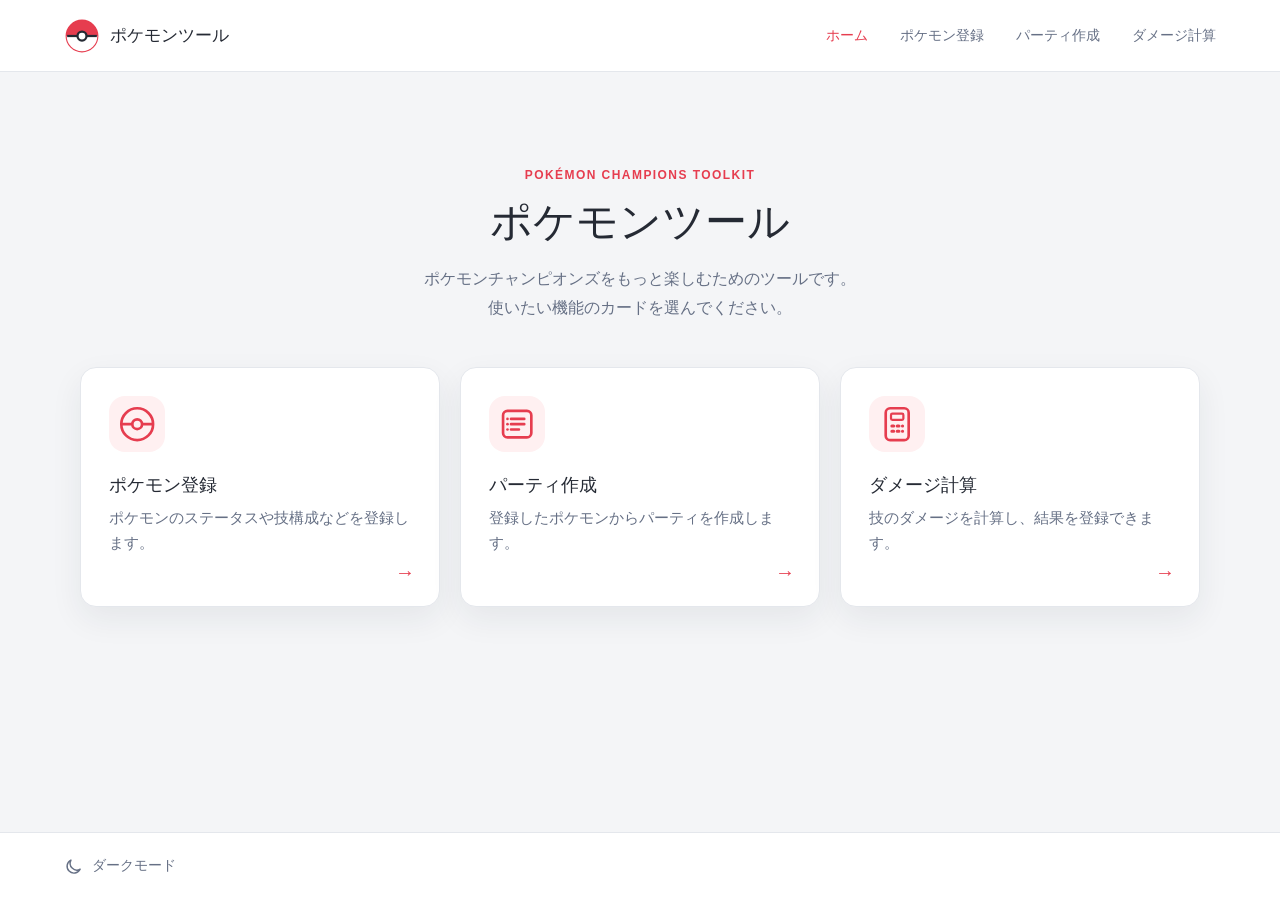
<file: index.html>
<!doctype html>
<html lang="ja">
  <head>
    <meta charset="utf-8">
    <meta name="viewport" content="width=device-width, initial-scale=1">
    <meta name="description" content="ポケモンチャンピオンズをサポートするツールです。">
    <meta name="theme-color" content="#f4f5f7">
    <title>ポケモンツール</title>
    <link rel="stylesheet" href="style.css">
    <script src="script.js" defer></script>
  </head>
  <body>
    <header class="site-header">
      <a class="brand" href="#home" aria-label="ポケモンツール ホーム">
        <svg class="brand-icon" viewBox="0 0 40 40" aria-hidden="true">
          <circle cx="20" cy="20" r="17" fill="var(--surface)" stroke="currentColor" stroke-width="2.5"/>
          <path d="M3 20a17 17 0 0 1 34 0Z" fill="currentColor"/>
          <path d="M3 20a17 17 0 0 0 34 0Z" fill="var(--surface)"/>
          <path d="M3.5 20h33" stroke="var(--text)" stroke-width="2.5"/>
          <circle cx="20" cy="20" r="5" fill="var(--surface)" stroke="var(--text)" stroke-width="2.5"/>
        </svg>
        <span>ポケモンツール</span>
      </a>

      <nav class="primary-nav" aria-label="メインナビゲーション">
        <a href="#home" data-nav="home">ホーム</a>
        <a href="#pokemon" data-nav="pokemon">ポケモン登録</a>
        <a href="#party" data-nav="party">パーティ作成</a>
        <a href="#damage" data-nav="damage">ダメージ計算</a>
      </nav>
    </header>

    <main class="main-content">
      <section class="page home-page" id="page-home" data-page="home" aria-labelledby="welcome-title">
        <div class="welcome">
          <p class="eyebrow">POKÉMON CHAMPIONS TOOLKIT</p>
          <h1 id="welcome-title">ポケモンツール</h1>
          <p>ポケモンチャンピオンズをもっと楽しむためのツールです。<br class="desktop-break">使いたい機能のカードを選んでください。</p>
        </div>

        <div class="tool-grid" aria-label="ツール一覧">
          <a class="tool-card" href="#pokemon">
            <span class="card-icon ball-icon" aria-hidden="true">
              <svg viewBox="0 0 48 48">
                <circle cx="24" cy="24" r="18" fill="none" stroke="currentColor" stroke-width="3"/>
                <path d="M6 24a18 18 0 0 1 36 0Z" fill="none"/>
                <path d="M6 24a18 18 0 0 0 36 0Z" fill="none"/>
                <path d="M6 24h36" stroke="currentColor" stroke-width="3"/>
                <circle cx="24" cy="24" r="5.5" fill="var(--soft-accent)" stroke="currentColor" stroke-width="3"/>
              </svg>
            </span>
            <span class="card-title">ポケモン登録</span>
            <span class="card-description">ポケモンのステータスや技構成などを登録します。</span>
            <span class="card-arrow" aria-hidden="true">→</span>
          </a>

          <a class="tool-card" href="#party">
            <span class="card-icon list-icon" aria-hidden="true">
              <svg viewBox="0 0 48 48" fill="none">
                <rect x="8" y="9" width="32" height="30" rx="5" stroke="currentColor" stroke-width="3"/>
                <path d="M17 18h15M17 24h15M17 30h9" stroke="currentColor" stroke-linecap="round" stroke-width="3"/>
                <circle cx="13" cy="18" r="1.5" fill="currentColor"/>
                <circle cx="13" cy="24" r="1.5" fill="currentColor"/>
                <circle cx="13" cy="30" r="1.5" fill="currentColor"/>
              </svg>
            </span>
            <span class="card-title">パーティ作成</span>
            <span class="card-description">登録したポケモンからパーティを作成します。</span>
            <span class="card-arrow" aria-hidden="true">→</span>
          </a>

          <a class="tool-card" href="#damage">
            <span class="card-icon calculator-icon" aria-hidden="true">
              <svg viewBox="0 0 48 48" fill="none">
                <rect x="11" y="6" width="26" height="36" rx="5" stroke="currentColor" stroke-width="3"/>
                <rect x="17" y="12" width="14" height="7" rx="1.5" stroke="currentColor" stroke-width="2.5"/>
                <path d="M18 26h2M24 26h2M30 26h.1M18 32h2M24 32h2M30 32h.1" stroke="currentColor" stroke-linecap="round" stroke-width="3.5"/>
              </svg>
            </span>
            <span class="card-title">ダメージ計算</span>
            <span class="card-description">技のダメージを計算し、結果を登録できます。</span>
            <span class="card-arrow" aria-hidden="true">→</span>
          </a>
        </div>
      </section>

      <section class="page placeholder-page" id="page-pokemon" data-page="pokemon" aria-labelledby="pokemon-title" hidden>
        <div class="placeholder-card">
          <p class="eyebrow">TOOL</p>
          <h1 id="pokemon-title">ポケモン登録</h1>
          <a class="home-button" href="#home">ホームへ戻る</a>
        </div>
      </section>

      <section class="page placeholder-page" id="page-party" data-page="party" aria-labelledby="party-title" hidden>
        <div class="placeholder-card">
          <p class="eyebrow">TOOL</p>
          <h1 id="party-title">パーティ作成</h1>
          <a class="home-button" href="#home">ホームへ戻る</a>
        </div>
      </section>

      <section class="page placeholder-page" id="page-damage" data-page="damage" aria-labelledby="damage-title" hidden>
        <div class="placeholder-card">
          <p class="eyebrow">TOOL</p>
          <h1 id="damage-title">ダメージ計算</h1>
          <a class="home-button" href="#home">ホームへ戻る</a>
        </div>
      </section>
    </main>

    <footer class="site-footer">
      <div class="footer-inner">
        <button class="theme-toggle" id="theme-toggle" type="button" aria-pressed="false">
          <svg viewBox="0 0 24 24" aria-hidden="true">
            <path d="M20.2 15.3A8.5 8.5 0 0 1 8.7 3.8 8.6 8.6 0 1 0 20.2 15.3Z" fill="none" stroke="currentColor" stroke-linecap="round" stroke-linejoin="round" stroke-width="1.8"/>
          </svg>
          <span>ダークモード</span>
        </button>
        <div class="footer-actions" aria-label="ページ操作"></div>
      </div>
    </footer>
  </body>
</html>
</file>
<file: style.css>
:root {
  color-scheme: light;
  font-family: "Segoe UI", "Noto Sans JP", sans-serif;
  font-synthesis: none;
  text-rendering: optimizeLegibility;
  --page-bg: #f4f5f7;
  --surface: #ffffff;
  --text: #252a34;
  --muted: #667085;
  --border: #e4e7ec;
  --accent: #e63d4f;
  --accent-dark: #c92e40;
  --accent-contrast: #ffffff;
  --soft-accent: #fff0f1;
  --shadow: 0 0.75rem 2rem rgb(31 41 55 / 7%);
  --shadow-hover: 0 1rem 2.25rem rgb(31 41 55 / 12%);
  color: var(--text);
  background: var(--page-bg);
}

:root[data-theme="dark"] {
  color-scheme: dark;
  --page-bg: #202329;
  --surface: #2b3038;
  --text: #f3f4f6;
  --muted: #b0b7c3;
  --border: #414752;
  --accent: #ff6675;
  --accent-dark: #ff8290;
  --accent-contrast: #252a34;
  --soft-accent: #493037;
  --shadow: 0 0.75rem 2rem rgb(0 0 0 / 20%);
  --shadow-hover: 0 1rem 2.25rem rgb(0 0 0 / 32%);
}

* {
  box-sizing: border-box;
}

body {
  display: flex;
  min-width: 320px;
  min-height: 100vh;
  flex-direction: column;
  margin: 0;
  color: var(--text);
  background: var(--page-bg);
  transition: color 180ms ease, background-color 180ms ease;
}

a {
  color: inherit;
}

.site-header {
  position: sticky;
  z-index: 1;
  top: 0;
  display: flex;
  min-height: 4.5rem;
  align-items: center;
  justify-content: space-between;
  gap: 1.5rem;
  padding: 0.75rem clamp(1.25rem, 5vw, 4rem);
  background: var(--surface);
  border-bottom: 1px solid var(--border);
}

.brand {
  display: inline-flex;
  flex: 0 0 auto;
  align-items: center;
  gap: 0.65rem;
  color: var(--text);
  font-size: 1.05rem;
  font-weight: 800;
  text-decoration: none;
}

.brand-icon {
  width: 2.25rem;
  height: 2.25rem;
  color: var(--accent);
}

.primary-nav {
  display: flex;
  align-items: center;
  gap: clamp(0.75rem, 2.5vw, 2rem);
}

.primary-nav a {
  padding: 0.45rem 0;
  color: var(--muted);
  font-size: 0.9rem;
  font-weight: 650;
  text-decoration: none;
  transition: color 160ms ease;
}

.primary-nav a:hover,
.primary-nav a[aria-current="page"] {
  color: var(--accent);
}

.main-content {
  width: min(100%, 76rem);
  flex: 1;
  align-self: center;
  padding: clamp(3rem, 8vw, 6rem) clamp(1.25rem, 5vw, 3rem);
}

.welcome {
  margin: 0 auto 2.75rem;
  text-align: center;
}

.eyebrow {
  margin: 0 0 0.75rem;
  color: var(--accent);
  font-size: 0.75rem;
  font-weight: 800;
  letter-spacing: 0.12em;
}

h1 {
  margin: 0;
  font-size: clamp(1.8rem, 5vw, 2.65rem);
  line-height: 1.3;
}

.welcome > p:last-child {
  margin: 1rem 0 0;
  color: var(--muted);
  line-height: 1.8;
}

.tool-grid {
  display: grid;
  grid-template-columns: repeat(3, minmax(0, 1fr));
  gap: 1.25rem;
}

.tool-card {
  position: relative;
  display: flex;
  min-height: 15rem;
  flex-direction: column;
  align-items: flex-start;
  padding: 1.75rem;
  background: var(--surface);
  border: 1px solid var(--border);
  border-radius: 1rem;
  box-shadow: var(--shadow);
  text-decoration: none;
  transition: transform 180ms ease, box-shadow 180ms ease, border-color 180ms ease;
}

.tool-card:hover {
  transform: translateY(-5px);
  border-color: var(--accent);
  box-shadow: var(--shadow-hover);
}

.card-icon {
  display: grid;
  width: 3.5rem;
  height: 3.5rem;
  place-items: center;
  margin-bottom: 1.25rem;
  color: var(--accent);
  background: var(--soft-accent);
  border-radius: 1rem;
}

.card-icon svg {
  width: 2.65rem;
  height: 2.65rem;
}

.card-title {
  font-size: 1.15rem;
  font-weight: 750;
}

.card-description {
  margin-top: 0.6rem;
  color: var(--muted);
  font-size: 0.92rem;
  line-height: 1.7;
}

.card-arrow {
  position: absolute;
  right: 1.5rem;
  bottom: 1.35rem;
  color: var(--accent);
  font-size: 1.25rem;
  transition: transform 180ms ease;
}

.tool-card:hover .card-arrow {
  transform: translateX(4px);
}

.placeholder-page {
  display: grid;
  min-height: 19rem;
  place-items: center;
}

.placeholder-card {
  width: min(100%, 38rem);
  padding: clamp(2rem, 6vw, 3.5rem);
  text-align: center;
  background: var(--surface);
  border: 1px solid var(--border);
  border-radius: 1rem;
  box-shadow: var(--shadow);
}

.placeholder-card .eyebrow {
  margin-bottom: 0.5rem;
}

.home-button {
  display: inline-flex;
  min-height: 2.8rem;
  align-items: center;
  justify-content: center;
  margin-top: 1.75rem;
  padding: 0.65rem 1.25rem;
  color: var(--accent-contrast);
  font-weight: 700;
  background: var(--accent);
  border-radius: 0.65rem;
  text-decoration: none;
  transition: background-color 160ms ease, transform 160ms ease;
}

.home-button:hover {
  transform: translateY(-1px);
  background: var(--accent-dark);
}

.site-footer {
  padding: 0.85rem clamp(1.25rem, 5vw, 4rem);
  background: var(--surface);
  border-top: 1px solid var(--border);
}

.footer-inner {
  display: flex;
  min-height: 2.5rem;
  align-items: center;
  justify-content: space-between;
  gap: 1rem;
}

.theme-toggle {
  display: inline-flex;
  align-items: center;
  gap: 0.55rem;
  padding: 0.45rem 0;
  color: var(--muted);
  font: inherit;
  font-size: 0.875rem;
  background: transparent;
  border: 0;
  cursor: pointer;
}

.theme-toggle svg {
  width: 1.2rem;
  height: 1.2rem;
}

.theme-toggle:hover {
  color: var(--accent);
}

.footer-actions {
  min-width: 1px;
}

a:focus-visible,
button:focus-visible {
  outline: 3px solid var(--accent);
  outline-offset: 4px;
}

[hidden] {
  display: none !important;
}

@media (max-width: 760px) {
  .site-header {
    flex-wrap: wrap;
    gap: 0.35rem 1rem;
    padding-top: 0.65rem;
    padding-bottom: 0.55rem;
  }

  .primary-nav {
    width: 100%;
    justify-content: space-between;
    gap: 0.5rem;
    overflow-x: auto;
  }

  .primary-nav a {
    flex: 0 0 auto;
    font-size: 0.82rem;
  }

  .main-content {
    padding-top: 3rem;
    padding-bottom: 3rem;
  }

  .tool-grid {
    grid-template-columns: 1fr;
    gap: 1rem;
  }

  .tool-card {
    min-height: 13rem;
  }
}

@media (max-width: 420px) {
  .brand {
    font-size: 0.98rem;
  }

  .primary-nav {
    gap: 0.8rem;
  }

  .primary-nav a {
    font-size: 0.76rem;
  }

  .desktop-break {
    display: none;
  }
}

@media (prefers-reduced-motion: reduce) {
  *,
  *::before,
  *::after {
    scroll-behavior: auto !important;
    transition-duration: 0.01ms !important;
  }
}
</file>
